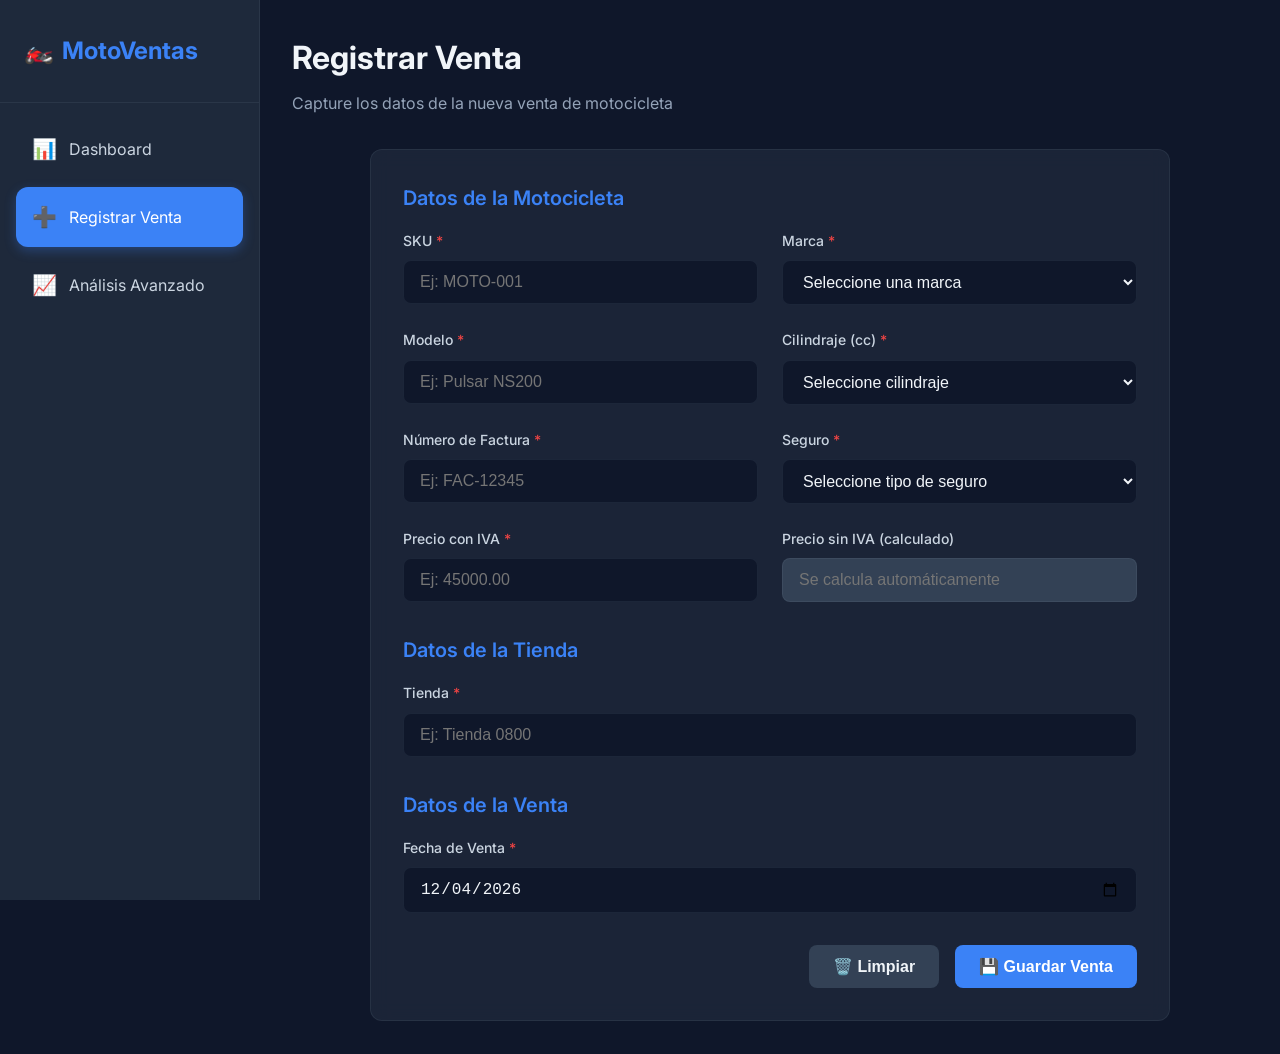
<file: captura.html>
<!DOCTYPE html>
<html lang="es">
<head>
    <meta charset="UTF-8">
    <meta name="viewport" content="width=device-width, initial-scale=1.0">
    <title>Registrar Venta - Sistema de Ventas de Motocicletas</title>
    <link rel="stylesheet" href="css/styles.css">
    <link rel="preconnect" href="https://fonts.googleapis.com">
    <link rel="preconnect" href="https://fonts.gstatic.com" crossorigin>
    <link href="https://fonts.googleapis.com/css2?family=Inter:wght@400;500;600;700&display=swap" rel="stylesheet">
</head>
<body>
    <button class="mobile-menu-btn" id="mobileMenuBtn">☰</button>
    
    <div class="app-container">
        <aside class="sidebar" id="sidebar">
            <div class="sidebar-header">
                <div class="sidebar-logo">
                    <span>🏍️</span>
                    <span>MotoVentas</span>
                </div>
            </div>
            <nav class="sidebar-nav">
                <a href="index.html" class="nav-item">
                    <span class="nav-icon">📊</span>
                    <span>Dashboard</span>
                </a>
                <a href="captura.html" class="nav-item active">
                    <span class="nav-icon">➕</span>
                    <span>Registrar Venta</span>
                </a>
                <a href="analisis.html" class="nav-item">
                    <span class="nav-icon">📈</span>
                    <span>Análisis Avanzado</span>
                </a>
            </nav>
        </aside>

        <main class="main-content">
            <header class="page-header fade-in">
                <h1 class="page-title">Registrar Venta</h1>
                <p class="page-subtitle">Capture los datos de la nueva venta de motocicleta</p>
            </header>

            <div class="form-container fade-in">
                <form id="formVenta" novalidate>
                    <div class="form-section">
                        <h2 class="form-section-title">Datos de la Motocicleta</h2>
                        <div class="form-grid">
                            <div class="form-group">
                                <label for="sku" class="form-label required">SKU</label>
                                <input type="text" id="sku" name="sku" class="form-input" placeholder="Ej: MOTO-001" required minlength="3" maxlength="50">
                                <span class="form-error">El SKU es obligatorio (mínimo 3 caracteres)</span>
                            </div>

                            <div class="form-group">
                                <label for="marca" class="form-label required">Marca</label>
                                <select id="marca" name="marca" class="form-select" required>
                                    <option value="">Seleccione una marca</option>
                                </select>
                                <span class="form-error">Seleccione una marca válida</span>
                            </div>

                            <div class="form-group">
                                <label for="modelo" class="form-label required">Modelo</label>
                                <input type="text" id="modelo" name="modelo" class="form-input" placeholder="Ej: Pulsar NS200" required minlength="2" maxlength="100">
                                <span class="form-error">El modelo es obligatorio (mínimo 2 caracteres)</span>
                            </div>

                            <div class="form-group">
                                <label for="cilindraje" class="form-label required">Cilindraje (cc)</label>
                                <select id="cilindraje" name="cilindraje" class="form-select" required>
                                    <option value="">Seleccione cilindraje</option>
                                    <option value="125">125cc</option>
                                    <option value="160">160cc</option>
                                    <option value="170">170cc</option>
                                    <option value="180">180cc</option>
                                    <option value="190">190cc</option>
                                    <option value="200">200cc</option>
                                    <option value="210">210cc</option>
                                    <option value="250">250cc</option>
                                    <option value="300">300cc</option>
                                    <option value="310">310cc</option>
                                    <option value="330">330cc</option>
                                    <option value="400">400cc</option>
                                </select>
                                <span class="form-error">Seleccione un cilindraje válido</span>
                            </div>

                            <div class="form-group">
                                <label for="factura" class="form-label required">Número de Factura</label>
                                <input type="text" id="factura" name="factura" class="form-input" placeholder="Ej: FAC-12345" required minlength="3" maxlength="50">
                                <span class="form-error">El número de factura es obligatorio</span>
                            </div>

                            <div class="form-group">
                                <label for="seguro" class="form-label required">Seguro</label>
                                <select id="seguro" name="seguro" class="form-select" required>
                                    <option value="">Seleccione tipo de seguro</option>
                                    <option value="Seguro Plus">Seguro Plus</option>
                                    <option value="Seguro RC">Seguro RC</option>
                                    <option value="SIN SEGURO">SIN SEGURO</option>
                                </select>
                                <span class="form-error">Seleccione un tipo de seguro</span>
                            </div>

                            <div class="form-group">
                                <label for="precioConIVA" class="form-label required">Precio con IVA</label>
                                <input type="number" id="precioConIVA" name="precioConIVA" class="form-input" placeholder="Ej: 45000.00" required min="0.01" step="0.01">
                                <span class="form-error">El precio debe ser mayor a 0</span>
                            </div>

                            <div class="form-group">
                                <label class="form-label">Precio sin IVA (calculado)</label>
                                <input type="text" id="precioSinIVA" class="form-input" readonly placeholder="Se calcula automáticamente" style="background: var(--fondo-terciario); cursor: not-allowed;">
                            </div>
                        </div>
                    </div>

                    <div class="form-section">
                        <h2 class="form-section-title">Datos de la Tienda</h2>
                        <div class="form-grid">
                            <div class="form-group">
                                <label for="cliente" class="form-label required">Tienda</label>
                                <input type="text" id="cliente" name="cliente" class="form-input" placeholder="Ej: Tienda 0800" required minlength="3" maxlength="200">
                                <span class="form-error">La tienda es obligatoria (mínimo 3 caracteres)</span>
                            </div>
                        </div>
                    </div>

                    <div class="form-section">
                        <h2 class="form-section-title">Datos de la Venta</h2>
                        <div class="form-grid">
                            <div class="form-group">
                                <label for="fechaVenta" class="form-label required">Fecha de Venta</label>
                                <input type="date" id="fechaVenta" name="fechaVenta" class="form-input" required>
                                <span class="form-error">Seleccione una fecha válida</span>
                            </div>
                        </div>
                    </div>

                    <div class="form-section" style="margin-bottom: 0;">
                        <div style="display: flex; gap: 1rem; justify-content: flex-end;">
                            <button type="button" class="btn btn-secondary" id="btnLimpiar">🗑️ Limpiar</button>
                            <button type="submit" class="btn btn-primary" id="btnGuardar">💾 Guardar Venta</button>
                        </div>
                    </div>
                </form>
            </div>
        </main>
    </div>

    <script src="js/config.js"></script>
    <script src="js/utils.js"></script>
    <script src="js/api.js"></script>
    <script src="js/captura.js"></script>
</body>
                                    </html>
</file>
<file: css/styles.css>
:root {
    --color-primario: #3b82f6;
    --color-secundario: #06b6d4;
    --color-exito: #10b981;
    --color-advertencia: #f59e0b;
    --color-peligro: #ef4444;
    --color-violeta: #8b5cf6;
    
    --fondo-principal: #0f172a;
    --fondo-secundario: #1e293b;
    --fondo-terciario: #334155;
    --fondo-tarjeta: rgba(30, 41, 59, 0.8);
    
    --texto-principal: #f1f5f9;
    --texto-secundario: #cbd5e1;
    --texto-terciario: #94a3b8;
    
    --borde-color: rgba(148, 163, 184, 0.1);
    --sombra: 0 4px 6px -1px rgba(0, 0, 0, 0.3);
    --sombra-fuerte: 0 10px 15px -3px rgba(0, 0, 0, 0.5);
    
    --radio-borde: 12px;
    --transicion: all 0.3s cubic-bezier(0.4, 0, 0.2, 1);
}

* {
    margin: 0;
    padding: 0;
    box-sizing: border-box;
}

body {
    font-family: 'Inter', -apple-system, BlinkMacSystemFont, 'Segoe UI', Roboto, Oxygen, Ubuntu, Cantarell, sans-serif;
    background: var(--fondo-principal);
    color: var(--texto-principal);
    line-height: 1.6;
    overflow-x: hidden;
}

.app-container {
    display: flex;
    min-height: 100vh;
}

.sidebar {
    width: 260px;
    background: var(--fondo-secundario);
    border-right: 1px solid var(--borde-color);
    padding: 2rem 0;
    position: fixed;
    height: 100vh;
    overflow-y: auto;
    transition: var(--transicion);
    z-index: 1000;
}

.sidebar-header {
    padding: 0 1.5rem 2rem;
    border-bottom: 1px solid var(--borde-color);
    margin-bottom: 1rem;
}

.sidebar-logo {
    font-size: 1.5rem;
    font-weight: 700;
    color: var(--color-primario);
    display: flex;
    align-items: center;
    gap: 0.5rem;
}

.sidebar-nav {
    padding: 0 1rem;
}

.nav-item {
    display: flex;
    align-items: center;
    gap: 0.75rem;
    padding: 0.875rem 1rem;
    margin-bottom: 0.5rem;
    border-radius: var(--radio-borde);
    color: var(--texto-secundario);
    text-decoration: none;
    transition: var(--transicion);
    cursor: pointer;
}

.nav-item:hover {
    background: var(--fondo-terciario);
    color: var(--texto-principal);
    transform: translateX(4px);
}

.nav-item.active {
    background: var(--color-primario);
    color: white;
    box-shadow: 0 4px 12px rgba(59, 130, 246, 0.3);
}

.nav-icon {
    font-size: 1.25rem;
}

.main-content {
    flex: 1;
    margin-left: 260px;
    padding: 2rem;
    transition: var(--transicion);
}

.page-header {
    margin-bottom: 2rem;
}

.page-title {
    font-size: 2rem;
    font-weight: 700;
    margin-bottom: 0.5rem;
}

.page-subtitle {
    color: var(--texto-terciario);
    font-size: 1rem;
}

.kpi-grid {
    display: grid;
    grid-template-columns: repeat(auto-fit, minmax(250px, 1fr));
    gap: 1.5rem;
    margin-bottom: 2rem;
}

.kpi-card {
    background: var(--fondo-tarjeta);
    backdrop-filter: blur(10px);
    border: 1px solid var(--borde-color);
    border-radius: var(--radio-borde);
    padding: 1.5rem;
    transition: var(--transicion);
    position: relative;
    overflow: hidden;
}

.kpi-card::before {
    content: '';
    position: absolute;
    top: 0;
    left: 0;
    right: 0;
    height: 4px;
    background: linear-gradient(90deg, var(--color-primario), var(--color-secundario));
}

.kpi-card:hover {
    transform: translateY(-4px);
    box-shadow: var(--sombra-fuerte);
}

.kpi-header {
    display: flex;
    justify-content: space-between;
    align-items: center;
    margin-bottom: 1rem;
}

.kpi-label {
    color: var(--texto-terciario);
    font-size: 0.875rem;
    font-weight: 500;
    text-transform: uppercase;
    letter-spacing: 0.5px;
}

.kpi-icon {
    width: 40px;
    height: 40px;
    border-radius: 8px;
    background: rgba(59, 130, 246, 0.1);
    display: flex;
    align-items: center;
    justify-content: center;
    font-size: 1.25rem;
}

.kpi-value {
    font-size: 2rem;
    font-weight: 700;
    margin-bottom: 0.5rem;
    color: var(--texto-principal);
}

.kpi-trend {
    display: flex;
    align-items: center;
    gap: 0.25rem;
    font-size: 0.875rem;
}

.trend-up {
    color: var(--color-exito);
}

.trend-down {
    color: var(--color-peligro);
}

.chart-grid {
    display: grid;
    grid-template-columns: repeat(auto-fit, minmax(400px, 1fr));
    gap: 1.5rem;
    margin-bottom: 2rem;
}

.chart-card {
    background: var(--fondo-tarjeta);
    backdrop-filter: blur(10px);
    border: 1px solid var(--borde-color);
    border-radius: var(--radio-borde);
    padding: 1.5rem;
    transition: var(--transicion);
}

.chart-card:hover {
    box-shadow: var(--sombra-fuerte);
}

.chart-header {
    display: flex;
    justify-content: space-between;
    align-items: center;
    margin-bottom: 1.5rem;
}

.chart-title {
    font-size: 1.125rem;
    font-weight: 600;
}

.chart-container {
    position: relative;
    height: 300px;
}

.form-container {
    background: var(--fondo-tarjeta);
    backdrop-filter: blur(10px);
    border: 1px solid var(--borde-color);
    border-radius: var(--radio-borde);
    padding: 2rem;
    max-width: 800px;
    margin: 0 auto;
}

.form-section {
    margin-bottom: 2rem;
}

.form-section-title {
    font-size: 1.25rem;
    font-weight: 600;
    margin-bottom: 1rem;
    color: var(--color-primario);
}

.form-grid {
    display: grid;
    grid-template-columns: repeat(auto-fit, minmax(250px, 1fr));
    gap: 1.5rem;
}

.form-group {
    display: flex;
    flex-direction: column;
}

.form-label {
    font-size: 0.875rem;
    font-weight: 500;
    margin-bottom: 0.5rem;
    color: var(--texto-secundario);
}

.form-label.required::after {
    content: ' *';
    color: var(--color-peligro);
}

.form-input,
.form-select {
    padding: 0.75rem 1rem;
    background: var(--fondo-principal);
    border: 1px solid var(--borde-color);
    border-radius: 8px;
    color: var(--texto-principal);
    font-size: 1rem;
    transition: var(--transicion);
}

.form-input:focus,
.form-select:focus {
    outline: none;
    border-color: var(--color-primario);
    box-shadow: 0 0 0 3px rgba(59, 130, 246, 0.1);
}

.form-error {
    font-size: 0.75rem;
    color: var(--color-peligro);
    margin-top: 0.25rem;
    display: none;
}

.btn {
    padding: 0.75rem 1.5rem;
    border: none;
    border-radius: 8px;
    font-size: 1rem;
    font-weight: 600;
    cursor: pointer;
    transition: var(--transicion);
    display: inline-flex;
    align-items: center;
    justify-content: center;
    gap: 0.5rem;
}

.btn-primary {
    background: var(--color-primario);
    color: white;
}

.btn-primary:hover {
    background: #2563eb;
    transform: translateY(-2px);
    box-shadow: 0 4px 12px rgba(59, 130, 246, 0.3);
}

.btn-secondary {
    background: var(--fondo-terciario);
    color: var(--texto-principal);
}

.btn-secondary:hover {
    background: #475569;
}

.btn:disabled {
    opacity: 0.5;
    cursor: not-allowed;
}

.filters-container {
    background: var(--fondo-tarjeta);
    backdrop-filter: blur(10px);
    border: 1px solid var(--borde-color);
    border-radius: var(--radio-borde);
    padding: 1.5rem;
    margin-bottom: 2rem;
}

.filters-grid {
    display: grid;
    grid-template-columns: repeat(auto-fit, minmax(200px, 1fr));
    gap: 1rem;
    margin-bottom: 1rem;
}

.filter-group {
    display: flex;
    flex-direction: column;
}

.filter-label {
    font-size: 0.875rem;
    font-weight: 500;
    margin-bottom: 0.5rem;
    color: var(--texto-secundario);
}

.toast {
    position: fixed;
    top: 2rem;
    right: 2rem;
    background: var(--fondo-secundario);
    border: 1px solid var(--borde-color);
    border-radius: var(--radio-borde);
    padding: 1rem 1.5rem;
    box-shadow: var(--sombra-fuerte);
    z-index: 1000;
    transform: translateX(400px);
    transition: var(--transicion);
    max-width: 400px;
}

.toast.show {
    transform: translateX(0);
}

.toast-content {
    display: flex;
    align-items: center;
    gap: 0.75rem;
}

.toast-icon {
    font-size: 1.25rem;
    font-weight: 700;
}

.toast-success .toast-icon {
    color: var(--color-exito);
}

.toast-error .toast-icon {
    color: var(--color-peligro);
}

.toast-info .toast-icon {
    color: var(--color-primario);
}

.loader-overlay {
    position: fixed;
    top: 0;
    left: 0;
    right: 0;
    bottom: 0;
    background: rgba(15, 23, 42, 0.9);
    backdrop-filter: blur(4px);
    display: flex;
    align-items: center;
    justify-content: center;
    z-index: 9999;
}

.loader-content {
    text-align: center;
}

.spinner {
    width: 50px;
    height: 50px;
    border: 4px solid var(--borde-color);
    border-top-color: var(--color-primario);
    border-radius: 50%;
    animation: spin 1s linear infinite;
    margin: 0 auto 1rem;
}

@keyframes spin {
    to {
        transform: rotate(360deg);
    }
}

.data-table {
    width: 100%;
    border-collapse: collapse;
    background: var(--fondo-tarjeta);
    border-radius: var(--radio-borde);
    overflow: hidden;
}

.data-table thead {
    background: var(--fondo-terciario);
}

.data-table th {
    padding: 1rem;
    text-align: left;
    font-weight: 600;
    color: var(--texto-principal);
    border-bottom: 2px solid var(--borde-color);
}

.data-table td {
    padding: 1rem;
    border-bottom: 1px solid var(--borde-color);
}

.data-table tbody tr:hover {
    background: var(--fondo-terciario);
}

@keyframes fadeIn {
    from {
        opacity: 0;
        transform: translateY(20px);
    }
    to {
        opacity: 1;
        transform: translateY(0);
    }
}

.fade-in {
    animation: fadeIn 0.5s ease-out;
}

::-webkit-scrollbar {
    width: 8px;
    height: 8px;
}

::-webkit-scrollbar-track {
    background: var(--fondo-principal);
}

::-webkit-scrollbar-thumb {
    background: var(--fondo-terciario);
    border-radius: 4px;
}

::-webkit-scrollbar-thumb:hover {
    background: #475569;
}

.empty-state {
    text-align: center;
    padding: 3rem;
    color: var(--texto-terciario);
}

.empty-state-icon {
    font-size: 4rem;
    margin-bottom: 1rem;
    opacity: 0.5;
}

.empty-state-text {
    font-size: 1.125rem;
}

.badge {
    display: inline-block;
    padding: 0.25rem 0.75rem;
    border-radius: 12px;
    font-size: 0.75rem;
    font-weight: 600;
}

.badge-success {
    background: rgba(16, 185, 129, 0.2);
    color: var(--color-exito);
}

/* Botón del menú móvil mejorado */
.mobile-menu-btn {
    display: none;
    position: fixed;
    top: 1rem;
    left: 1rem;
    z-index: 1001;
    background: var(--color-primario);
    border: none;
    border-radius: 8px;
    padding: 0.75rem 1rem;
    color: white;
    cursor: pointer;
    font-size: 1.5rem;
    box-shadow: var(--sombra);
    transition: var(--transicion);
    line-height: 1;
}

.mobile-menu-btn:hover {
    background: #2563eb;
    transform: scale(1.05);
}

.mobile-menu-btn:active {
    transform: scale(0.95);
}

/* Overlay para el menú móvil */
.sidebar-overlay {
    display: none;
    position: fixed;
    top: 0;
    left: 0;
    right: 0;
    bottom: 0;
    background: rgba(0, 0, 0, 0.5);
    z-index: 999;
    backdrop-filter: blur(2px);
}

.sidebar-overlay.active {
    display: block;
}

/* Responsive */
@media (max-width: 768px) {
    .mobile-menu-btn {
        display: block;
    }

    .sidebar {
        transform: translateX(-100%);
        box-shadow: var(--sombra-fuerte);
    }

    .sidebar.active {
        transform: translateX(0);
    }

    .main-content {
        margin-left: 0;
        padding: 1rem;
        padding-top: 5rem;
    }

    .kpi-grid {
        grid-template-columns: 1fr;
    }

    .chart-grid {
        grid-template-columns: 1fr;
    }

    .form-grid {
        grid-template-columns: 1fr;
    }

    .filters-grid {
        grid-template-columns: 1fr;
    }
}

.table-actions {
    display: flex;
    gap: 0.5rem;
    justify-content: flex-end;
    margin-bottom: 1rem;
}

.metric-card {
    background: var(--fondo-tarjeta);
    backdrop-filter: blur(10px);
    border: 1px solid var(--borde-color);
    border-radius: var(--radio-borde);
    padding: 1.5rem;
    transition: var(--transicion);
}

.metric-card:hover {
    transform: translateY(-2px);
    box-shadow: var(--sombra-fuerte);
}

.metric-header {
    display: flex;
    justify-content: space-between;
    align-items: center;
    margin-bottom: 1rem;
}

.metric-title {
    font-size: 0.875rem;
    color: var(--texto-terciario);
    text-transform: uppercase;
    letter-spacing: 0.5px;
}

.metric-value {
    font-size: 1.75rem;
    font-weight: 700;
    margin-bottom: 0.5rem;
}

.metric-change {
    display: flex;
    align-items: center;
    gap: 0.25rem;
    font-size: 0.875rem;
        }
/* Correcciones específicas para Análisis Avanzado en móvil */
@media (max-width: 768px) {
    /* Evitar zoom en inputs al hacer focus */
    .form-input,
    .form-select {
        font-size: 16px; /* Previene zoom en iOS */
    }
    
    /* Ajustar filtros en móvil */
    .filters-container {
        padding: 1rem;
        overflow-x: hidden;
    }
    
    .filters-grid {
        grid-template-columns: 1fr;
        gap: 0.75rem;
    }
    
    /* Ajustar gráficas en móvil */
    .chart-grid {
        grid-template-columns: 1fr;
        gap: 1rem;
    }
    
    .chart-card {
        padding: 1rem;
        margin-bottom: 1rem;
    }
    
    .chart-container {
        height: 250px !important; /* Reducir altura en móvil */
        min-height: 200px;
    }
    
    /* Ajustar métricas avanzadas */
    .kpi-grid {
        grid-template-columns: 1fr;
        gap: 1rem;
    }
    
    .metric-card {
        padding: 1rem;
    }
    
    .metric-value {
        font-size: 1.5rem;
    }
    
    /* Ajustar tablas */
    .data-table {
        font-size: 0.875rem;
    }
    
    .data-table th,
    .data-table td {
        padding: 0.5rem;
    }
    
    /* Permitir scroll horizontal en tablas */
    #rankingContainer {
        overflow-x: auto;
        -webkit-overflow-scrolling: touch;
    }
    
    /* Ajustar canvas de Chart.js */
    canvas {
        max-width: 100% !important;
        height: auto !important;
    }
}

/* Prevenir zoom en todos los dispositivos */
input, select, textarea {
    font-size: 16px !important;
}

/* Asegurar que los charts sean responsivos */
.chart-container {
    position: relative;
    width: 100% !important;
    max-width: 100% !important;
}

/* Forzar Chart.js a ser responsivo */
canvas {
    max-width: 100% !important;
}
</file>
